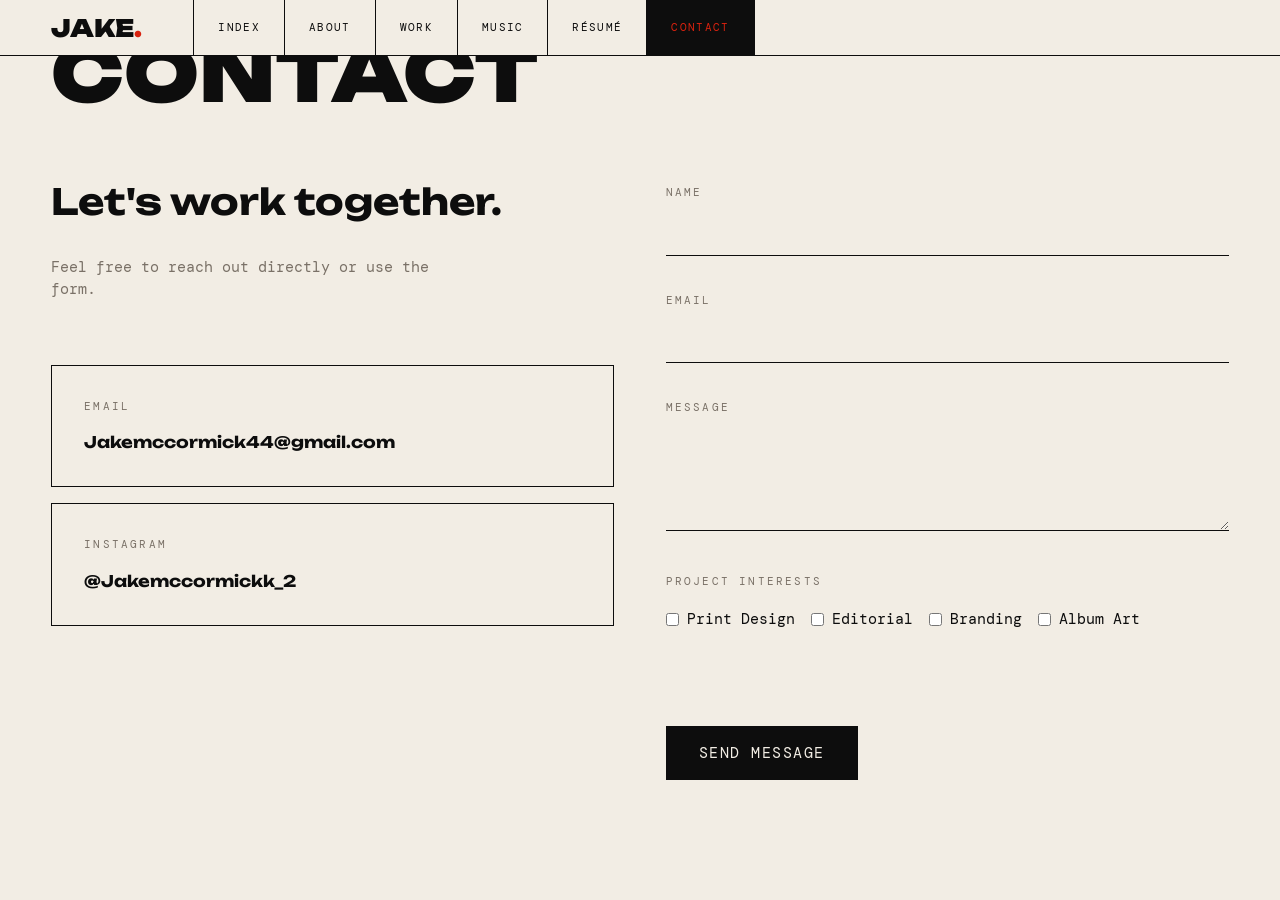
<file: contact/index.html>
<!DOCTYPE html>
<html lang="en">
<head>
  <meta charset="UTF-8">
  <meta name="viewport" content="width=device-width, initial-scale=1.0">
  <title>Contact | Jake McCormick</title>
  <link rel="stylesheet" href="../style.css">
</head>
<body>

  <!-- Navigation -->
  <nav class="nav-bar">
    <a href="../index.html" class="nav-logo">JAKE<span>.</span></a>
    <div class="nav-links">
      <a href="../index.html" class="nav-item">Index</a>
      <a href="../about/index.html" class="nav-item">About</a>
      <a href="../work/index.html" class="nav-item">Work</a>
      <a href="../music/index.html" class="nav-item">Music</a>
      <a href="../resume/index.html" class="nav-item">Résumé</a>
      <a href="index.html" class="nav-item active">Contact</a>
    </div>
  </nav>

  <main class="page-wrap container pt-2 pb-4">
    <h1 class="t-heading mb-4">Contact</h1>

    <div class="contact-layout">
      
      <!-- Left Column: Direct Links -->
      <div>
        <div class="t-section mb-2">Let's work together.</div>
        <p class="t-body t-secondary mb-4" style="max-width: 400px;">
          Feel free to reach out directly or use the form.
        </p>

        <a href="mailto:Jakemccormick44@gmail.com" class="contact-card">
          <div class="t-label t-secondary mb-1">Email</div>
          <div class="t-card">Jakemccormick44@gmail.com</div>
        </a>

        <a href="https://instagram.com/Jakemccormickk_2" target="_blank" class="contact-card">
          <div class="t-label t-secondary mb-1">Instagram</div>
          <div class="t-card">@Jakemccormickk_2</div>
        </a>


      </div>

      <!-- Right Column: Form -->
      <div>
        <form id="contact-form">
          
          <div class="form-group">
            <label class="t-label t-secondary">Name</label>
            <input type="text" class="form-input" required>
          </div>

          <div class="form-group">
            <label class="t-label t-secondary">Email</label>
            <input type="email" class="form-input" required>
          </div>

          <div class="form-group">
            <label class="t-label t-secondary">Message</label>
            <textarea class="form-input" rows="4" style="resize: vertical;" required></textarea>
          </div>

          <div class="form-group">
            <label class="t-label t-secondary">Project Interests</label>
            <div class="checkbox-group">
              <label class="checkbox-label t-body">
                <input type="checkbox" name="interest" value="print"> Print Design
              </label>
              <label class="checkbox-label t-body">
                <input type="checkbox" name="interest" value="editorial"> Editorial
              </label>
              <label class="checkbox-label t-body">
                <input type="checkbox" name="interest" value="branding"> Branding
              </label>
              <label class="checkbox-label t-body">
                <input type="checkbox" name="interest" value="album"> Album Art
              </label>
            </div>
          </div>

          <button type="submit" class="btn btn-fill mt-4">Send Message</button>
        </form>

        <!-- Success State -->
        <div id="success-msg" class="mt-4">
          <h3 class="t-section mb-1">Message Received</h3>
          <p class="t-body">Thank you for reaching out. I'll get back to you within 48 hours.</p>
        </div>
      </div>

    </div>
  </main>

  <script>
    const form = document.getElementById('contact-form');
    const successMsg = document.getElementById('success-msg');

    form.addEventListener('submit', (e) => {
      e.preventDefault(); // Prevent page reload
      
      // Hide form and show success message
      form.style.display = 'none';
      successMsg.style.display = 'block';
    });
  </script>

</body>
</html>
</file>
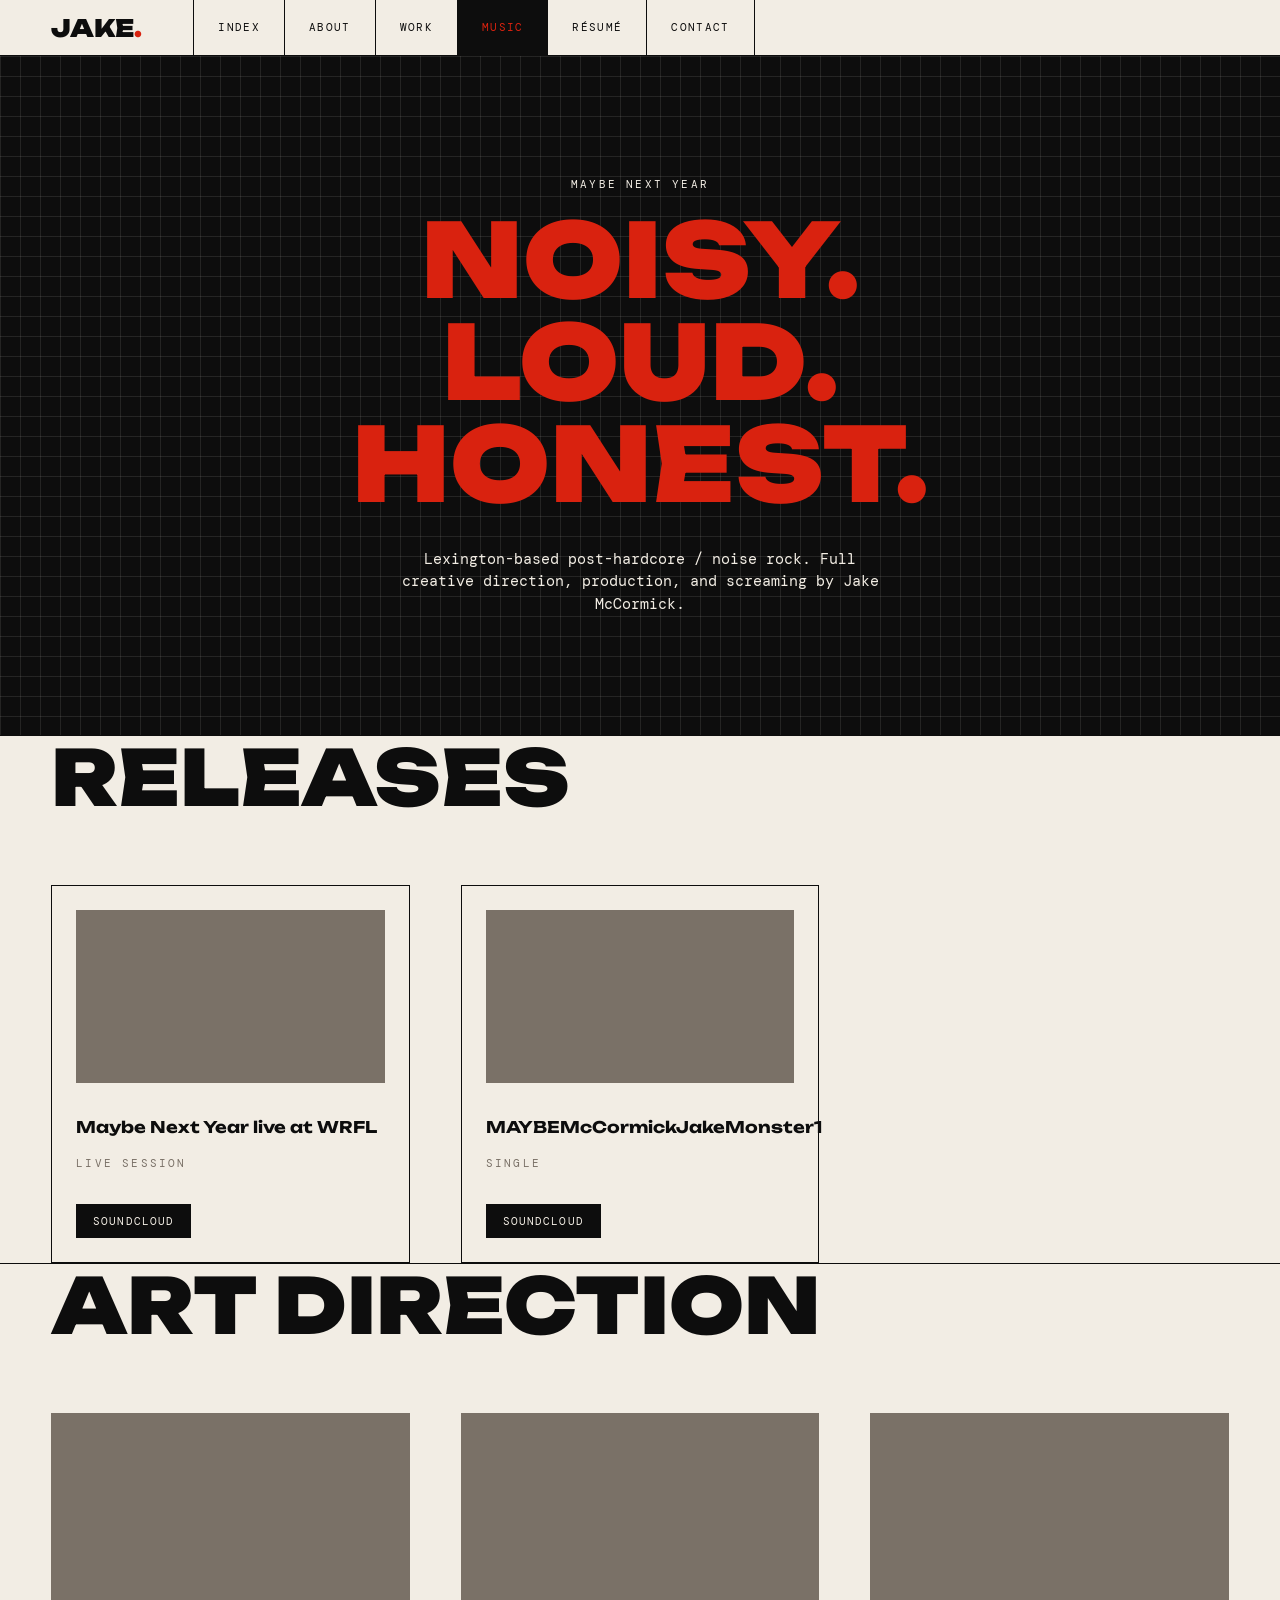
<file: music/index.html>
<!DOCTYPE html>
<html lang="en">
<head>
  <meta charset="UTF-8">
  <meta name="viewport" content="width=device-width, initial-scale=1.0">
  <title>Music | Jake McCormick</title>
  <link rel="stylesheet" href="../style.css">
  <style>
    .music-hero {
      background-color: var(--c-ink);
      color: var(--c-bone);
      background-image: 
        linear-gradient(rgba(242, 237, 228, 0.1) 1px, transparent 1px),
        linear-gradient(90deg, rgba(242, 237, 228, 0.1) 1px, transparent 1px);
      background-size: 20px 20px;
      padding: clamp(60px, 10vw, 120px) var(--pad);
      text-align: center;
      border-bottom: var(--rule);
    }
    
    .release-card {
      border: var(--rule);
      padding: 1.5rem;
      background: var(--c-bone);
    }

    .shows-table {
      width: 100%;
      border-collapse: collapse;
      font-family: var(--font-mono);
    }

    .shows-table th, .shows-table td {
      padding: 1rem;
      text-align: left;
      border-bottom: var(--rule-mid);
    }

    .shows-table th {
      text-transform: uppercase;
      font-size: var(--f-label);
      letter-spacing: 0.1em;
      color: var(--c-mid);
    }

    @media (max-width: 600px) {
      .shows-table thead {
        display: none;
      }
      .shows-table td {
        display: block;
        padding: 0.5rem 0;
        border: none;
      }
      .shows-table tr {
        display: block;
        border-bottom: var(--rule);
        padding: 1rem 0;
      }
    }
  </style>
</head>
<body>

  <!-- Navigation -->
  <nav class="nav-bar">
    <a href="../index.html" class="nav-logo">JAKE<span>.</span></a>
    <div class="nav-links">
      <a href="../index.html" class="nav-item">Index</a>
      <a href="../about/index.html" class="nav-item">About</a>
      <a href="../work/index.html" class="nav-item">Work</a>
      <a href="index.html" class="nav-item active">Music</a>
      <a href="../resume/index.html" class="nav-item">Résumé</a>
      <a href="../contact/index.html" class="nav-item">Contact</a>
    </div>
  </nav>

  <main class="page-wrap">
    
    <!-- Band Hero -->
    <section class="music-hero">
      <div class="t-label mb-1">Maybe Next Year</div>
      <h1 class="t-display mb-2 t-red">NOISY.<br>LOUD.<br>HONEST.</h1>
      <p class="t-body container" style="max-width: 600px;">Lexington-based post-hardcore / noise rock. Full creative direction, production, and screaming by Jake McCormick.</p>
    </section>

    <!-- Releases -->
    <section class="container">
      <h2 class="t-heading mb-4">Releases</h2>
      <div class="grid grid-auto">
        <div class="release-card">
          <div class="img-placeholder aspect-video mb-2"></div>
          <h3 class="t-card mb-1">Maybe Next Year live at WRFL</h3>
          <p class="t-label t-secondary mb-2">Live Session</p>
          <div class="tag-cloud">
            <a href="https://soundcloud.com/maybe-next-year" target="_blank" class="btn btn-fill" style="padding: 0.5rem 1rem; font-size: 11px;">SoundCloud</a>
          </div>
        </div>
        <div class="release-card">
          <div class="img-placeholder aspect-video mb-2"></div>
          <h3 class="t-card mb-1">MAYBEMcCormickJakeMonster1</h3>
          <p class="t-label t-secondary mb-2">Single</p>
          <div class="tag-cloud">
            <a href="https://soundcloud.com/maybe-next-year" target="_blank" class="btn btn-fill" style="padding: 0.5rem 1rem; font-size: 11px;">SoundCloud</a>
          </div>
        </div>
      </div>
    </section>


    <!-- Art Direction Grid -->
    <section class="container border-top">
      <h2 class="t-heading mb-4">Art Direction</h2>
      <div class="grid grid-3">
        <div class="img-placeholder aspect-video"></div>
        <div class="img-placeholder aspect-video"></div>
        <div class="img-placeholder aspect-video"></div>
      </div>
    </section>

  </main>

</body>
</html>
</file>
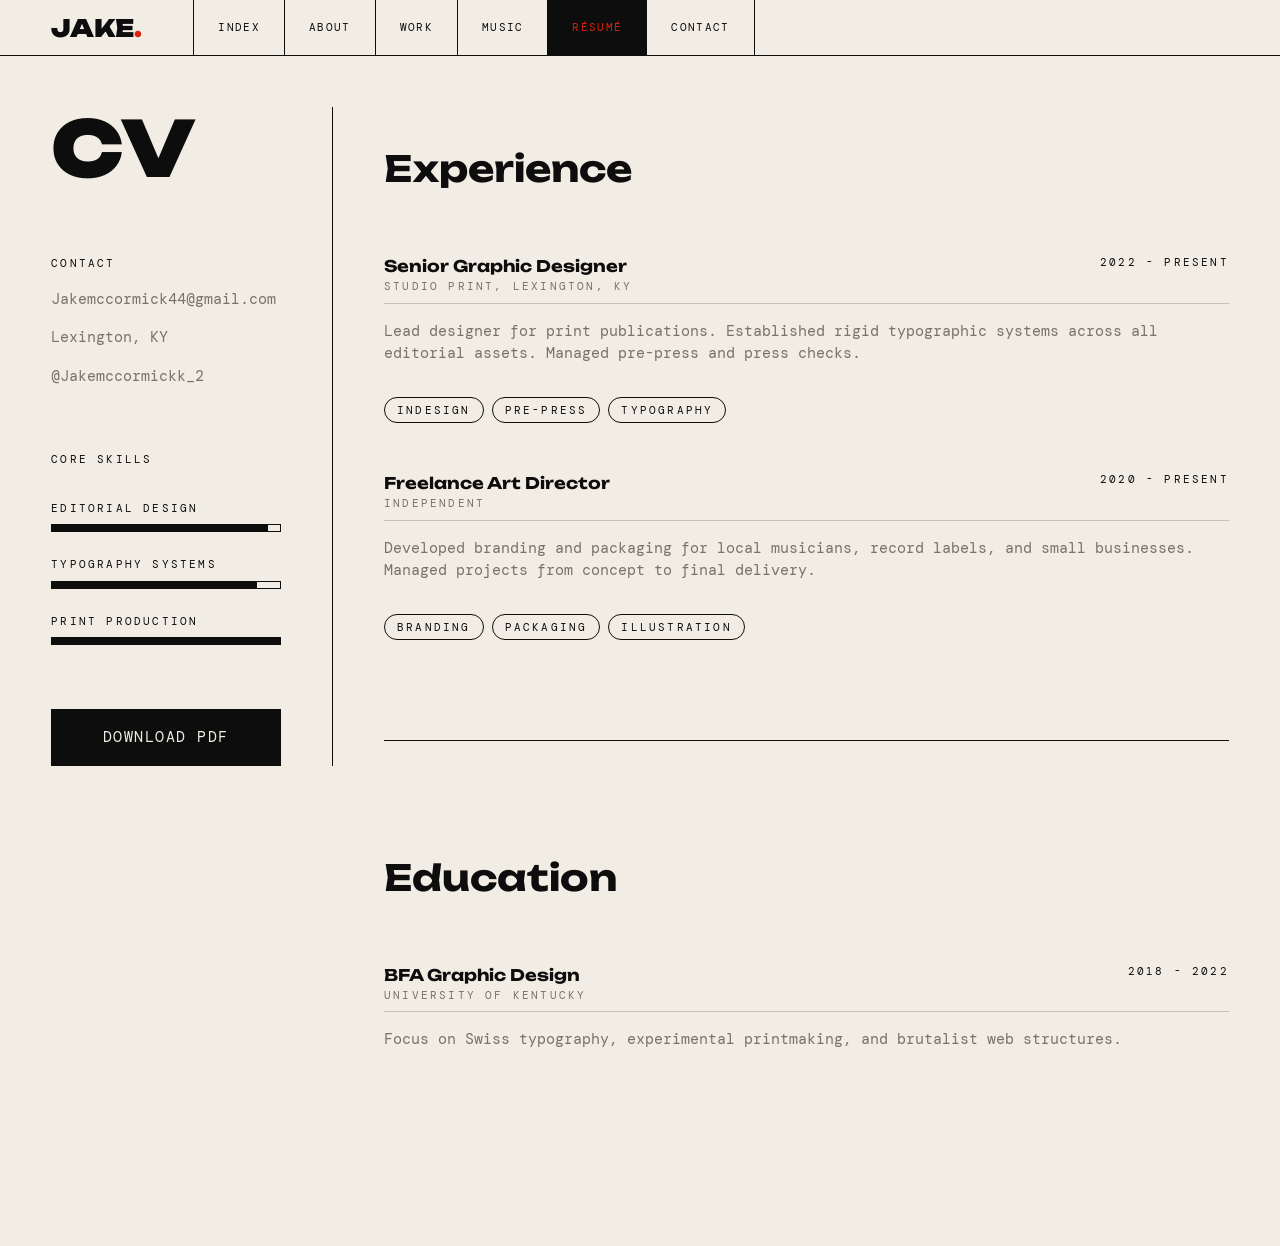
<file: resume/index.html>
<!DOCTYPE html>
<html lang="en">
<head>
  <meta charset="UTF-8">
  <meta name="viewport" content="width=device-width, initial-scale=1.0">
  <title>Résumé | Jake McCormick</title>
  <link rel="stylesheet" href="../style.css">
</head>
<body>

  <!-- Navigation -->
  <nav class="nav-bar">
    <a href="../index.html" class="nav-logo">JAKE<span>.</span></a>
    <div class="nav-links">
      <a href="../index.html" class="nav-item">Index</a>
      <a href="../about/index.html" class="nav-item">About</a>
      <a href="../work/index.html" class="nav-item">Work</a>
      <a href="../music/index.html" class="nav-item">Music</a>
      <a href="index.html" class="nav-item active">Résumé</a>
      <a href="../contact/index.html" class="nav-item">Contact</a>
    </div>
  </nav>

  <main class="page-wrap container pt-2">
    
    <div class="resume-layout pt-2 pb-2">
      
      <!-- Sticky Sidebar -->
      <aside class="resume-sidebar">
        <h1 class="t-heading mb-4">CV</h1>
        
        <div class="mb-4">
          <div class="t-label mb-1">Contact</div>
          <div class="t-body t-secondary mb-1">Jakemccormick44@gmail.com</div>
          <div class="t-body t-secondary mb-1">Lexington, KY</div>
          <div class="t-body t-secondary mb-1">@Jakemccormickk_2</div>
        </div>

        <div class="mb-4">
          <div class="t-label mb-2">Core Skills</div>
          <div class="skill-bar-container">
            <div class="skill-bar-header">
              <span class="t-label">Editorial Design</span>
            </div>
            <div class="skill-bar-track">
              <div class="skill-bar-fill" style="width: 95%;"></div>
            </div>
          </div>
          <div class="skill-bar-container">
            <div class="skill-bar-header">
              <span class="t-label">Typography Systems</span>
            </div>
            <div class="skill-bar-track">
              <div class="skill-bar-fill" style="width: 90%;"></div>
            </div>
          </div>
          <div class="skill-bar-container">
            <div class="skill-bar-header">
              <span class="t-label">Print Production</span>
            </div>
            <div class="skill-bar-track">
              <div class="skill-bar-fill" style="width: 100%;"></div>
            </div>
          </div>
        </div>

        <a href="../images/resume.pdf" class="btn btn-fill w-100" style="width: 100%; text-align: center;" download>Download PDF</a>
      </aside>

      <!-- Main Content -->
      <div class="resume-main pt-2">
        
        <section class="mb-4 pt-0">
          <h2 class="t-section mb-4">Experience</h2>
          
          <div class="timeline-entry">
            <div class="timeline-header">
              <div>
                <div class="t-card">Senior Graphic Designer</div>
                <div class="t-label t-secondary">Studio Print, Lexington, KY</div>
              </div>
              <div class="t-label">2022 - Present</div>
            </div>
            <p class="t-body t-secondary mb-2">Lead designer for print publications. Established rigid typographic systems across all editorial assets. Managed pre-press and press checks.</p>
            <div class="tag-cloud">
              <span class="tag t-label">InDesign</span>
              <span class="tag t-label">Pre-press</span>
              <span class="tag t-label">Typography</span>
            </div>
          </div>

          <div class="timeline-entry">
            <div class="timeline-header">
              <div>
                <div class="t-card">Freelance Art Director</div>
                <div class="t-label t-secondary">Independent</div>
              </div>
              <div class="t-label">2020 - Present</div>
            </div>
            <p class="t-body t-secondary mb-2">Developed branding and packaging for local musicians, record labels, and small businesses. Managed projects from concept to final delivery.</p>
            <div class="tag-cloud">
              <span class="tag t-label">Branding</span>
              <span class="tag t-label">Packaging</span>
              <span class="tag t-label">Illustration</span>
            </div>
          </div>
        </section>

        <section class="mb-4">
          <h2 class="t-section mb-4">Education</h2>
          
          <div class="timeline-entry">
            <div class="timeline-header">
              <div>
                <div class="t-card">BFA Graphic Design</div>
                <div class="t-label t-secondary">University of Kentucky</div>
              </div>
              <div class="t-label">2018 - 2022</div>
            </div>
            <p class="t-body t-secondary">Focus on Swiss typography, experimental printmaking, and brutalist web structures.</p>
          </div>
        </section>

      </div>

    </div>

  </main>

</body>
</html>
</file>
<file: style.css>
@import url('https://fonts.googleapis.com/css2?family=DM+Mono:wght@400;500&family=Unbounded:wght@400;700;900&display=swap');

:root {
  /* Colors */
  --c-bone: #F2EDE4;
  --c-ink: #0D0D0D;
  --c-red: #D9220F;
  --c-mid: #7A7167;

  /* Typography Scale */
  --f-display: clamp(52px, 8vw, 128px);
  --f-heading: clamp(40px, 6vw, 88px);
  --f-section: clamp(18px, 3vw, 36px);
  --f-card: clamp(14px, 1.5vw, 16px);
  --f-body: clamp(13px, 1.5vw, 15px);
  --f-label: clamp(10px, 1.2vw, 11px);

  /* Spacing */
  --nav-h: 56px;
  --pad: clamp(20px, 4vw, 64px);
  --max-w: 1280px;
  
  /* Borders */
  --rule: 1px solid var(--c-ink);
  --rule-mid: 1px solid #C8C2B8;
  
  /* Fonts */
  --font-display: 'Unbounded', sans-serif;
  --font-mono: 'DM Mono', monospace;
}

/* Reset */
* {
  box-sizing: border-box;
  margin: 0;
  padding: 0;
}

body {
  background-color: var(--c-bone);
  color: var(--c-ink);
  font-family: var(--font-mono);
  font-size: var(--f-body);
  line-height: 1.5;
  -webkit-font-smoothing: antialiased;
  overflow-x: hidden;
}

img {
  max-width: 100%;
  display: block;
}

a {
  color: inherit;
  text-decoration: none;
}

ul {
  list-style: none;
}

/* Typography Classes */
.t-display {
  font-family: var(--font-display);
  font-size: var(--f-display);
  font-weight: 900;
  line-height: 1;
  text-transform: uppercase;
}

.t-heading {
  font-family: var(--font-display);
  font-size: var(--f-heading);
  font-weight: 900;
  line-height: 1.1;
  text-transform: uppercase;
}

.t-section {
  font-family: var(--font-display);
  font-size: var(--f-section);
  font-weight: 700;
  line-height: 1.2;
}

.t-card {
  font-family: var(--font-display);
  font-size: var(--f-card);
  font-weight: 700;
}

.t-body {
  font-family: var(--font-mono);
  font-size: var(--f-body);
  font-weight: 400;
}

.t-label {
  font-family: var(--font-mono);
  font-size: var(--f-label);
  text-transform: uppercase;
  letter-spacing: 0.2em;
}

.t-secondary {
  color: var(--c-mid);
}

.t-red {
  color: var(--c-red);
}

/* Layout Utilities */
.container {
  max-width: var(--max-w);
  margin: 0 auto;
  padding: 0 var(--pad);
}

.grid {
  display: grid;
  gap: var(--pad);
}

.grid-2 {
  grid-template-columns: repeat(2, 1fr);
}

.grid-3 {
  grid-template-columns: repeat(3, 1fr);
}

.grid-auto {
  grid-template-columns: repeat(auto-fill, minmax(280px, 1fr));
}

@media (max-width: 1023px) {
  .grid-2, .grid-3 {
    grid-template-columns: 1fr;
  }
}

/* Navigation System */
.nav-bar {
  position: fixed;
  top: 0;
  left: 0;
  width: 100%;
  height: var(--nav-h);
  background-color: var(--c-bone);
  border-bottom: var(--rule);
  display: flex;
  z-index: 100;
}

.nav-logo {
  font-family: var(--font-display);
  font-size: 1.5rem;
  font-weight: 900;
  display: flex;
  align-items: center;
  padding: 0 var(--pad);
  border-right: var(--rule);
}

.nav-logo span {
  color: var(--c-red);
}

.nav-links {
  display: flex;
  flex: 1;
  overflow-x: auto;
  scrollbar-width: none;
}

.nav-links::-webkit-scrollbar {
  display: none;
}

.nav-item {
  display: flex;
  align-items: center;
  padding: 0 1.5rem;
  border-right: var(--rule);
  font-family: var(--font-mono);
  font-size: 11px;
  text-transform: uppercase;
  letter-spacing: 0.12em;
  transition: background 0.15s, color 0.15s;
  white-space: nowrap;
}

.nav-item:hover {
  background-color: var(--c-ink);
  color: var(--c-bone);
}

.nav-item.active {
  background-color: var(--c-ink);
  color: var(--c-red);
}

/* Page Layout */
.page-wrap {
  padding-top: var(--nav-h);
  min-height: 100vh;
}

section {
  padding: var(--pad) 0;
  border-bottom: var(--rule);
}

section:last-child {
  border-bottom: none;
}

/* Interaction & Motion */
.hover-lift {
  transition: transform 0.2s, box-shadow 0.2s;
}

.hover-lift:hover {
  transform: translateY(-3px);
  box-shadow: 0 4px 0 var(--c-ink);
}

.btn {
  display: inline-block;
  padding: 1rem 2rem;
  border: var(--rule);
  background: transparent;
  color: var(--c-ink);
  font-family: var(--font-mono);
  font-size: var(--f-body);
  text-transform: uppercase;
  letter-spacing: 0.1em;
  cursor: pointer;
  transition: background 0.15s, color 0.15s;
}

.btn:hover {
  background-color: var(--c-ink);
  color: var(--c-bone);
}

.btn-fill {
  background-color: var(--c-ink);
  color: var(--c-bone);
}

.btn-fill:hover {
  background-color: var(--c-red);
  border-color: var(--c-red);
}

/* Hero Section */
.hero-split {
  display: grid;
  grid-template-columns: 1fr 1fr;
  min-height: calc(100vh - var(--nav-h));
}

.hero-left {
  padding: var(--pad);
  display: flex;
  flex-direction: column;
  justify-content: space-between;
  border-right: var(--rule);
}

.hero-right {
  background-color: var(--c-ink);
  color: var(--c-bone);
  padding: var(--pad);
  display: flex;
  flex-direction: column;
  justify-content: center;
}

@media (max-width: 700px) {
  .hero-split {
    grid-template-columns: 1fr;
  }
  .hero-left {
    border-right: none;
    border-bottom: var(--rule);
    min-height: 50vh;
  }
}

/* Marquee */
.marquee-container {
  overflow: hidden;
  white-space: nowrap;
  border-top: var(--rule);
  border-bottom: var(--rule);
  padding: 1rem 0;
  background-color: var(--c-bone);
}

.marquee-content {
  display: inline-block;
  animation: marquee 20s linear infinite;
}

.marquee-content span {
  font-family: var(--font-display);
  font-weight: 700;
  font-size: 2rem;
  text-transform: uppercase;
  margin-right: 2rem;
}

@keyframes marquee {
  0% { transform: translateX(0); }
  100% { transform: translateX(-50%); }
}

/* Availability Dot */
.avail-dot {
  display: inline-block;
  width: 12px;
  height: 12px;
  border-radius: 50%;
  background-color: var(--c-red);
  margin-right: 8px;
  animation: pulse-dot 2s ease infinite;
}

@keyframes pulse-dot {
  0% { opacity: 1; }
  50% { opacity: 0.4; }
  100% { opacity: 1; }
}

/* Project Cards */
.project-card {
  border: var(--rule);
  display: block;
  overflow: hidden;
  background-color: var(--c-bone);
  transition: background 0.15s, color 0.15s;
}

.project-card:hover {
  background-color: var(--c-ink);
  color: var(--c-bone);
}

.project-card:hover .card-arrow {
  transform: translateX(5px);
  color: var(--c-red);
}

.card-img {
  aspect-ratio: 4/3;
  border-bottom: var(--rule);
  background-color: var(--c-mid);
  object-fit: cover;
  width: 100%;
}

.card-info {
  padding: 1rem;
  display: flex;
  justify-content: space-between;
  align-items: center;
}

.card-arrow {
  transition: transform 0.15s, color 0.15s;
  font-family: var(--font-mono);
}

/* About Layout */
.about-grid {
  display: grid;
  grid-template-columns: 3fr 2fr;
  gap: var(--pad);
}

@media (max-width: 1023px) {
  .about-grid {
    grid-template-columns: 1fr;
  }
}

.skill-bar-container {
  margin-bottom: 1.5rem;
}

.skill-bar-header {
  display: flex;
  justify-content: space-between;
  margin-bottom: 0.5rem;
}

.skill-bar-track {
  height: 8px;
  background-color: transparent;
  border: var(--rule);
  width: 100%;
}

.skill-bar-fill {
  height: 100%;
  background-color: var(--c-ink);
}

.tag-cloud {
  display: flex;
  flex-wrap: wrap;
  gap: 0.5rem;
}

.tag {
  border: var(--rule);
  padding: 0.25rem 0.75rem;
  border-radius: 100px;
}

/* Work Filter Tabs */
.filter-tabs {
  display: flex;
  border-bottom: var(--rule);
  margin-bottom: var(--pad);
  overflow-x: auto;
}

.filter-tab {
  padding: 1rem 2rem;
  border-right: var(--rule);
  cursor: pointer;
  background: transparent;
  border-top: none;
  border-left: none;
  font-family: var(--font-mono);
  text-transform: uppercase;
}

.filter-tab.active {
  background-color: var(--c-ink);
  color: var(--c-bone);
}

.collapsible-header {
  display: flex;
  justify-content: space-between;
  align-items: center;
  padding: 1rem 0;
  border-bottom: var(--rule);
  cursor: pointer;
  margin-bottom: 2rem;
}

/* Resume Sidebar */
.resume-layout {
  display: grid;
  grid-template-columns: 1fr 3fr;
  gap: var(--pad);
  align-items: start;
}

.resume-sidebar {
  position: sticky;
  top: calc(var(--nav-h) + var(--pad));
  border-right: var(--rule);
  padding-right: var(--pad);
}

@media (max-width: 1023px) {
  .resume-layout {
    grid-template-columns: 1fr;
  }
  .resume-sidebar {
    position: static;
    border-right: none;
    padding-right: 0;
    border-bottom: var(--rule);
    padding-bottom: var(--pad);
  }
}

.timeline-entry {
  margin-bottom: 3rem;
}

.timeline-header {
  display: flex;
  justify-content: space-between;
  border-bottom: var(--rule-mid);
  padding-bottom: 0.5rem;
  margin-bottom: 1rem;
}

/* Contact Form */
.contact-layout {
  display: grid;
  grid-template-columns: 1fr 1fr;
  gap: var(--pad);
}

@media (max-width: 1023px) {
  .contact-layout {
    grid-template-columns: 1fr;
  }
}

.contact-card {
  display: block;
  padding: 2rem;
  border: var(--rule);
  margin-bottom: 1rem;
  transition: padding-left 0.15s, background 0.15s, color 0.15s;
}

.contact-card:hover {
  padding-left: 2.5rem;
  background-color: var(--c-ink);
  color: var(--c-bone);
}

.form-group {
  margin-bottom: 2rem;
}

.form-input {
  width: 100%;
  background: transparent;
  border: none;
  border-bottom: var(--rule);
  padding: 1rem 0;
  font-family: var(--font-mono);
  font-size: var(--f-body);
  color: var(--c-ink);
  outline: none;
}

.form-input:focus {
  border-bottom-color: var(--c-red);
}

.checkbox-group {
  display: flex;
  flex-wrap: wrap;
  gap: 1rem;
  margin-top: 1rem;
}

.checkbox-label {
  display: flex;
  align-items: center;
  cursor: pointer;
}

.checkbox-label input {
  margin-right: 0.5rem;
  accent-color: var(--c-ink);
}

#success-msg {
  display: none;
  padding: 2rem;
  background-color: var(--c-ink);
  color: var(--c-bone);
  border: 1px solid var(--c-red);
}

/* Utility layout */
.mb-1 { margin-bottom: 1rem; }
.mb-2 { margin-bottom: 2rem; }
.mb-4 { margin-bottom: 4rem; }
.mt-4 { margin-top: 4rem; }
.pb-2 { padding-bottom: 2rem; }
.pt-2 { padding-top: 2rem; }

/* Image placeholder */
.img-placeholder {
  background-color: var(--c-mid);
  width: 100%;
  aspect-ratio: 1;
}

.aspect-video {
  aspect-ratio: 16/9;
}
</file>
